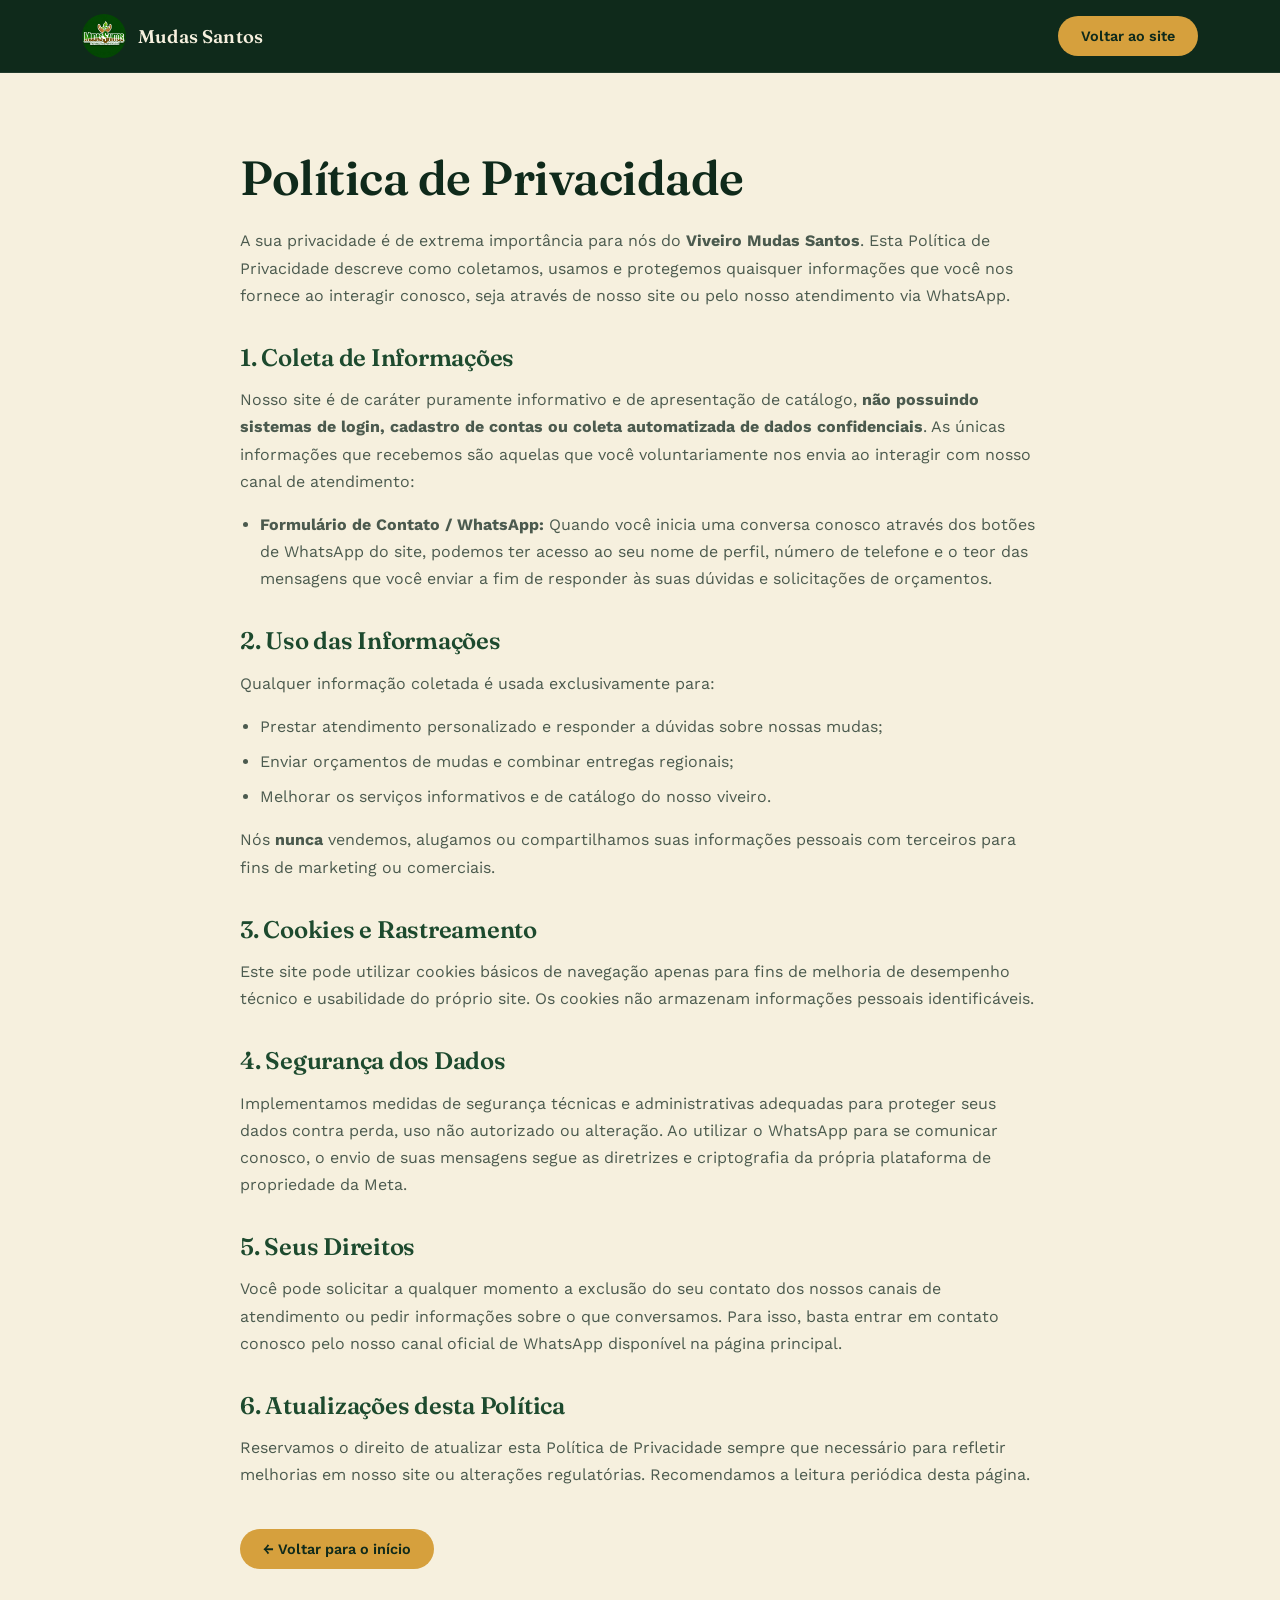
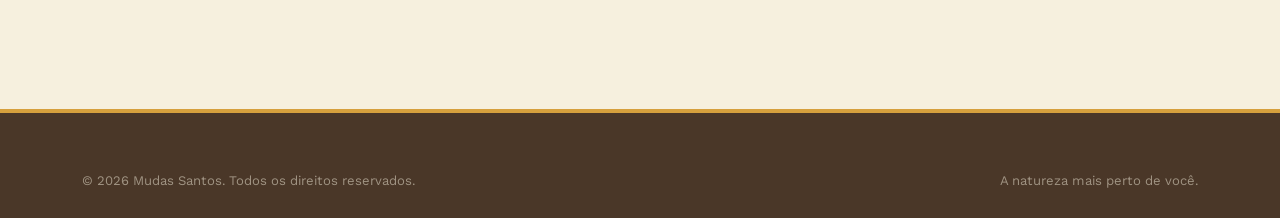
<file: politica-privacidade.html>
<!DOCTYPE html>
<html lang="pt-BR">
<head>
<meta charset="UTF-8">
<meta name="viewport" content="width=device-width, initial-scale=1.0">
<title>Política de Privacidade — Mudas Santos</title>
<link rel="preconnect" href="https://fonts.googleapis.com">
<link href="https://fonts.googleapis.com/css2?family=Fraunces:opsz,wght@9..144,400;9..144,500;9..144,600;9..144,700&family=Work+Sans:wght@400;500;600;700&display=swap" rel="stylesheet">
<link rel="stylesheet" href="style.css">
<style>
  .policy-page {
    padding: 80px 0;
    max-width: 800px;
    margin: 0 auto;
  }
  .policy-page h1 {
    font-size: clamp(2rem, 4vw, 3rem);
    color: var(--forest-deep);
    margin-bottom: 24px;
  }
  .policy-page h2 {
    font-size: 1.5rem;
    color: var(--forest);
    margin-top: 36px;
    margin-bottom: 16px;
  }
  .policy-page p, .policy-page ul {
    font-size: 1rem;
    line-height: 1.7;
    color: #4B5A4E;
    margin-bottom: 16px;
  }
  .policy-page ul {
    padding-left: 20px;
  }
  .policy-page li {
    margin-bottom: 8px;
  }
  .policy-back-btn {
    margin-top: 40px;
  }
</style>
</head>
<body>

  <header style="background: var(--forest-deep); position: static;">
    <nav class="wrap">
      <a class="brand" href="index.html">
        <img src="img/logo.webp" alt="Mudas Santos">
        <span>Mudas Santos</span>
      </a>
      <div class="nav-cta">
        <a class="btn btn-gold" href="index.html">Voltar ao site</a>
      </div>
    </nav>
  </header>

  <main class="wrap">
    <div class="policy-page">
      <h1>Política de Privacidade</h1>
      <p>A sua privacidade é de extrema importância para nós do <strong>Viveiro Mudas Santos</strong>. Esta Política de Privacidade descreve como coletamos, usamos e protegemos quaisquer informações que você nos fornece ao interagir conosco, seja através de nosso site ou pelo nosso atendimento via WhatsApp.</p>
      
      <h2>1. Coleta de Informações</h2>
      <p>Nosso site é de caráter puramente informativo e de apresentação de catálogo, <strong>não possuindo sistemas de login, cadastro de contas ou coleta automatizada de dados confidenciais</strong>. As únicas informações que recebemos são aquelas que você voluntariamente nos envia ao interagir com nosso canal de atendimento:</p>
      <ul>
        <li><strong>Formulário de Contato / WhatsApp:</strong> Quando você inicia uma conversa conosco através dos botões de WhatsApp do site, podemos ter acesso ao seu nome de perfil, número de telefone e o teor das mensagens que você enviar a fim de responder às suas dúvidas e solicitações de orçamentos.</li>
      </ul>

      <h2>2. Uso das Informações</h2>
      <p>Qualquer informação coletada é usada exclusivamente para:</p>
      <ul>
        <li>Prestar atendimento personalizado e responder a dúvidas sobre nossas mudas;</li>
        <li>Enviar orçamentos de mudas e combinar entregas regionais;</li>
        <li>Melhorar os serviços informativos e de catálogo do nosso viveiro.</li>
      </ul>
      <p>Nós <strong>nunca</strong> vendemos, alugamos ou compartilhamos suas informações pessoais com terceiros para fins de marketing ou comerciais.</p>

      <h2>3. Cookies e Rastreamento</h2>
      <p>Este site pode utilizar cookies básicos de navegação apenas para fins de melhoria de desempenho técnico e usabilidade do próprio site. Os cookies não armazenam informações pessoais identificáveis.</p>

      <h2>4. Segurança dos Dados</h2>
      <p>Implementamos medidas de segurança técnicas e administrativas adequadas para proteger seus dados contra perda, uso não autorizado ou alteração. Ao utilizar o WhatsApp para se comunicar conosco, o envio de suas mensagens segue as diretrizes e criptografia da própria plataforma de propriedade da Meta.</p>

      <h2>5. Seus Direitos</h2>
      <p>Você pode solicitar a qualquer momento a exclusão do seu contato dos nossos canais de atendimento ou pedir informações sobre o que conversamos. Para isso, basta entrar em contato conosco pelo nosso canal oficial de WhatsApp disponível na página principal.</p>

      <h2>6. Atualizações desta Política</h2>
      <p>Reservamos o direito de atualizar esta Política de Privacidade sempre que necessário para refletir melhorias em nosso site ou alterações regulatórias. Recomendamos a leitura periódica desta página.</p>

      <div class="policy-back-btn">
        <a href="index.html" class="btn btn-gold">← Voltar para o início</a>
      </div>
    </div>
  </main>

  <footer style="margin-top: 60px;">
    <div class="wrap footer-container">
      <div class="foot-bottom" style="border-top: none; padding-top: 0;">
        <span>© 2026 Mudas Santos. Todos os direitos reservados.</span>
        <span>A natureza mais perto de você.</span>
      </div>
    </div>
  </footer>

</body>
</html>
</file>
<file: style.css>
:root{
    --forest-deep:#0F2A1B;
    --forest:#1D4A2E;
    --forest-soft:#2C5E3C;
    --sage:#94AC7B;
    --cream:#F6F0DE;
    --cream-2:#EEE5C9;
    --gold:#D6A03D;
    --soil:#4A3728;
    --ink:#12271A;
    --radius:18px;
  }
  *{box-sizing:border-box; margin:0; padding:0;}
  html{scroll-behavior:smooth;}
  body{
    font-family:'Work Sans', sans-serif;
    background:var(--cream);
    color:var(--ink);
    overflow-x:hidden;
  }
  h1,h2,h3,.display{
    font-family:'Fraunces', serif;
    font-weight:600;
    letter-spacing:-0.01em;
    line-height:1.05;
  }
  a{ text-decoration:none; color:inherit; }
  img{ display:block; max-width:100%; }
  .wrap{
    max-width:1180px;
    margin:0 auto;
    padding:0 32px;
  }
  ::selection{ background:var(--gold); color:var(--forest-deep); }

  /* focus visibility */
  a:focus-visible, button:focus-visible{
    outline:3px solid var(--gold);
    outline-offset:3px;
  }

  @media (prefers-reduced-motion: reduce){
    *{ animation-duration:0.01ms !important; animation-iteration-count:1 !important; transition-duration:0.01ms !important; scroll-behavior:auto !important; }
  }

  /* ---------- NAV ---------- */
  header{
    position:sticky; top:0; z-index:50;
    background:rgba(15,42,27,0.92);
    backdrop-filter:blur(8px);
    border-bottom:1px solid rgba(255,255,255,0.08);
  }
  nav.wrap{
    display:flex; align-items:center; justify-content:space-between;
    padding-top:14px; padding-bottom:14px;
  }
  .brand{ display:flex; align-items:center; gap:12px; }
  .brand img{ height:44px; width:44px; border-radius:50%; }
  .brand span{
    font-family:'Fraunces', serif; font-weight:600; font-size:1.15rem;
    color:var(--cream); letter-spacing:0.01em;
  }
  .nav-links{
    display:flex; gap:32px; list-style:none;
    font-size:0.92rem; font-weight:500;
  }
  .nav-links a{ color:var(--cream); opacity:0.85; transition:opacity .2s; position:relative; }
  .nav-links a:hover{ opacity:1; }
  .btn{
    display:inline-flex; align-items:center; gap:8px;
    padding:11px 22px; border-radius:999px;
    font-weight:600; font-size:0.9rem;
    border:1px solid transparent;
    cursor:pointer;
    transition:transform .18s ease, box-shadow .18s ease, background .18s ease;
  }
  .btn:hover{ transform:translateY(-2px); }
  .btn-gold{ background:var(--gold); color:var(--forest-deep); }
  .btn-gold:hover{ box-shadow:0 10px 24px -8px rgba(214,160,61,0.6); }
  .btn-ghost{ background:transparent; border-color:rgba(246,240,222,0.4); color:var(--cream); }
  .btn-ghost:hover{ background:rgba(246,240,222,0.1); }
  .nav-cta{ display:flex; align-items:center; gap:18px; }
  .burger {
    display: none;
    flex-direction: column;
    justify-content: space-between;
    width: 24px;
    height: 18px;
    background: none;
    border: none;
    cursor: pointer;
    padding: 0;
    z-index: 1010;
  }
  .burger span {
    width: 100%;
    height: 2px;
    background-color: var(--cream);
    transition: all 0.3s ease;
  }

  /* ---------- HERO ---------- */
  .hero{
    position:relative;
    background:radial-gradient(120% 140% at 15% -10%, #24593A 0%, var(--forest) 45%, var(--forest-deep) 100%);
    color:var(--cream);
    padding:96px 0 120px;
    overflow:hidden;
  }
  .hero-grid{
    display:grid; grid-template-columns:1.1fr 0.9fr; gap:48px; align-items:center;
    position:relative; z-index:2;
  }
  .eyebrow{
    display:inline-flex; align-items:center; gap:8px;
    font-size:0.78rem; font-weight:600; text-transform:uppercase; letter-spacing:0.14em;
    color:var(--gold); margin-bottom:20px;
  }
  .eyebrow::before{ content:''; width:22px; height:1px; background:var(--gold); }
  .hero h1{ font-size:clamp(2.4rem, 4.6vw, 4rem); color:var(--cream); }
  .hero h1 em{ font-style:italic; color:var(--sage); }
  .hero p.lead{
    margin-top:22px; font-size:1.08rem; line-height:1.65;
    color:rgba(246,240,222,0.82); max-width:46ch;
  }
  .hero-actions{ display:flex; gap:16px; margin-top:36px; flex-wrap:wrap; }
  .hero-stats{ display:flex; gap:36px; margin-top:56px; flex-wrap:wrap; }
  .hero-stats div strong{ display:block; font-family:'Fraunces',serif; font-size:1.9rem; color:var(--gold); }
  .hero-stats div span{ font-size:0.82rem; color:rgba(246,240,222,0.68); }

  .hero-art{
    position:relative;
    aspect-ratio:1/1;
    display:flex; align-items:center; justify-content:center;
  }
  .hero-blob{
    position:absolute; inset:0;
    background:linear-gradient(155deg, var(--forest-soft), var(--forest-deep));
    border-radius:42% 58% 63% 37% / 41% 45% 55% 59%;
    box-shadow: inset 0 0 60px rgba(0,0,0,0.25);
    animation:blobMove 12s ease-in-out infinite;
  }
  @keyframes blobMove{
    0%,100%{ border-radius:42% 58% 63% 37% / 41% 45% 55% 59%; }
    50%{ border-radius:58% 42% 40% 60% / 55% 60% 40% 45%; }
  }
  .hero-image {
    position: relative;
    z-index: 2;
    width: 82%;
    height: 82%;
    object-fit: cover;
    border-radius: var(--radius);
    border: 4px solid var(--cream-2);
    box-shadow: 0 20px 40px rgba(0, 0, 0, 0.35);
    transition: transform 0.4s ease;
  }
  .hero-art:hover .hero-image {
    transform: translate(62px, -26px) scale(0.82) rotate(25deg);
  }
  .hero-stack-photo {
    position: absolute;
    z-index: 1;
    width: 82%;
    height: 82%;
    object-fit: cover;
    border: 4px solid var(--cream-2);
    border-radius: var(--radius);
    box-shadow: 0 12px 24px rgba(0, 0, 0, 0.3);
    opacity: 0;
    pointer-events: none;
    transition: opacity 0.3s ease, transform 0.35s ease;
    transform: translate(0, 0) rotate(-2deg);
  }
  .hero-art:hover .hero-stack-photo {
    opacity: 1;
    transform: translate(-38px, 30px) rotate(-8deg);
  }

  /* wavy bottom divider */
  .wave{
    position:absolute; left:0; right:0; bottom:-2px; line-height:0; z-index:1;
  }
  .wave svg{ width:100%; height:80px; display:block; }

  /* ---------- VINE (signature element) ---------- */
  .vine-track{
    position:absolute; left:50%; top:0; bottom:0;
    width:2px; transform:translateX(-1px);
    pointer-events:none;
  }
  .section-vine{ position:relative; }
  .vine-svg{
    position:absolute; left:50%; top:0; height:100%; width:60px;
    transform:translateX(-30px);
    z-index:0; opacity:0.9;
  }
  .vine-path{
    fill:none; stroke:var(--sage); stroke-width:2.5;
    stroke-dasharray:1400; stroke-dashoffset:1400;
    transition:stroke-dashoffset 1.6s ease;
  }
  .vine-path.in-view{ stroke-dashoffset:0; }
  .leaf-node{ opacity:0; transform:scale(0.4); transform-origin:center; transition:all .5s ease .3s; }
  .leaf-node.in-view{ opacity:1; transform:scale(1); }

  /* ---------- SECTION shells ---------- */
  section{ position:relative; padding:100px 0; }
  .tag{
    display:inline-block; font-size:0.76rem; font-weight:700; letter-spacing:0.14em;
    text-transform:uppercase; color:var(--forest-soft); margin-bottom:14px;
  }
  .section-head{ max-width:640px; margin:0 auto 56px; text-align:center; }
  .section-head h2{ font-size:clamp(1.9rem, 3.4vw, 2.6rem); color:var(--forest-deep); }
  .section-head p{ margin-top:16px; color:#4B5A4E; font-size:1.02rem; line-height:1.6; }

  /* ---------- WHATSAPP CTA ---------- */
  .whatsapp-cta {
    background: var(--cream-2);
    overflow: hidden;
  }
  .whatsapp-cta-content {
    max-width: 760px;
    margin: 0 auto;
    text-align: center;
  }
  .whatsapp-cta .tag {
    color: var(--forest-soft);
  }
  .whatsapp-cta h2 {
    margin-top: 4px;
    font-size: clamp(2rem, 4vw, 3.2rem);
    color: var(--forest-deep);
  }
  .whatsapp-cta p {
    margin: 18px auto 30px;
    max-width: 38ch;
    color: #465347;
    font-size: 1.05rem;
    line-height: 1.6;
  }
  .whatsapp-cta-button {
    min-width: min(100%, 360px);
    min-height: 68px;
    justify-content: center;
    background: #1FAF5A;
    color: #fff;
    font-size: 1.08rem;
    box-shadow: 0 16px 28px -14px rgba(18, 79, 43, 0.7);
  }
  .whatsapp-cta-button svg {
    width: 26px;
    height: 26px;
  }
  .whatsapp-cta-button:hover {
    background: #168B47;
    box-shadow: 0 18px 32px -14px rgba(18, 79, 43, 0.8);
  }

  /* ---------- CATEGORIES ---------- */
  .categories{ background:var(--forest-deep); color:var(--cream); }
  .categories .section-head h2{ color:var(--cream); }
  .categories .section-head p{ color:rgba(246,240,222,0.72); }
  .categories .tag{ color:var(--gold); }
  .cat-grid{
    display:grid; grid-template-columns:repeat(2, 1fr); gap:22px;
  }
  .cat-card{
    position: relative;
    background:rgba(246,240,222,0.05);
    border:1px solid rgba(246,240,222,0.12);
    border-radius:var(--radius);
    padding:30px 26px;
    transition:transform .25s ease, background .25s ease, border-color .25s ease;
  }
  .cat-card:hover{
    transform:translateY(-6px);
    background:rgba(246,240,222,0.09);
    border-color:var(--gold);
  }
  .card-arrow {
    position: absolute;
    top: 20px;
    right: 20px;
    font-size: 1.25rem;
    color: rgba(246, 240, 222, 0.4);
    transition: transform 0.25s ease, color 0.25s ease;
  }
  .cat-card:hover .card-arrow {
    transform: translate(3px, -3px);
    color: var(--gold);
  }
  .ico-img-container {
    width: 48px;
    height: 48px;
    border-radius: 12px;
    background: var(--forest-soft);
    display: flex;
    align-items: center;
    justify-content: center;
    margin-bottom: 18px;
    overflow: hidden;
    border: 1px solid rgba(255, 255, 255, 0.1);
  }
  .cat-ico-img {
    width: 100%;
    height: 100%;
    object-fit: cover;
    transition: transform 0.3s ease;
  }
  .cat-card:hover .cat-ico-img {
    transform: scale(1.15);
  }
  .cat-card h3{ font-size:1.12rem; margin-bottom:8px; color:var(--cream); }
  .cat-card p{ font-size:0.9rem; color:rgba(246,240,222,0.66); line-height:1.55; }

  /* ---------- MODAIS E HOVER DE ESPÉCIES ---------- */
  .modal-trigger {
    cursor: pointer;
    transition: transform 0.3s ease, box-shadow 0.3s ease;
  }
  .modal-trigger:hover {
    transform: translateY(-5px);
    box-shadow: 0 15px 35px rgba(0,0,0,0.06);
  }

  .catalog-modal {
    position: fixed;
    top: 0; left: 0; width: 100%; height: 100%;
    background: rgba(15, 42, 27, 0.85);
    z-index: 999;
    display: flex;
    align-items: center;
    justify-content: center;
    opacity: 0;
    pointer-events: none;
    transition: opacity 0.4s ease;
    backdrop-filter: blur(4px);
  }
  .catalog-modal.active {
    opacity: 1;
    pointer-events: auto;
  }
  
  .catalog-modal-content {
    background: var(--cream);
    width: 90%;
    max-width: 900px;
    max-height: 85vh;
    border-radius: var(--radius);
    padding: 40px;
    position: relative;
    overflow-y: auto;
    transform: translateY(20px);
    transition: transform 0.4s ease;
  }
  .catalog-modal.active .catalog-modal-content {
    transform: translateY(0);
  }

  .close-modal {
    position: absolute;
    top: 20px; right: 25px;
    background: none; border: none;
    font-size: 2.5rem;
    color: var(--forest);
    cursor: pointer;
    line-height: 1;
  }
  
  .list-card-header {
    display: flex;
    align-items: center;
    gap: 12px;
    margin-bottom: 24px;
    padding-bottom: 16px;
    border-bottom: 1px solid rgba(15, 42, 27, 0.1);
  }
  .list-card-header h3 {
    font-size: 1.8rem;
    color: var(--forest-deep);
  }
  .modal-ico-img-container {
    width: 48px;
    height: 48px;
    border-radius: 12px;
    background: var(--forest-soft);
    display: flex;
    align-items: center;
    justify-content: center;
    overflow: hidden;
    border: 1px solid rgba(15, 42, 27, 0.15);
  }
  .modal-ico-img {
    width: 100%;
    height: 100%;
    object-fit: contain;
    padding: 6px;
  }

  /* ---------- LISTA DE ESPÉCIES ---------- */
  .species-list {
    list-style: none;
    margin-top: 15px;
  }
  .species-list li {
    position: relative;
    padding-left: 20px;
    margin-bottom: 12px;
    font-size: 1.05rem;
    color: var(--forest);
    cursor: pointer;
    transition: color 0.2s, transform 0.2s;
    display: inline-block;
    width: 100%;
    page-break-inside: avoid;
    break-inside: avoid;
  }
  .species-list li a {
    display: block;
  }
  .species-list li::before {
    content: '•';
    color: var(--gold);
    position: absolute;
    left: 0;
    top: -2px;
    font-size: 1.4rem;
  }
  .species-list li:hover {
    color: var(--gold);
    transform: translateX(4px);
  }

  /* PREVIEW DE FOTOS DAS MUDAS - IMPLEMENTAR FUTURAMENTE
  .hover-preview-container {
    position: fixed;
    z-index: 1050;
    width: 220px;
    height: 180px;
    overflow: hidden;
    background: var(--cream);
    border: 3px solid var(--cream-2);
    border-radius: 12px;
    box-shadow: 0 12px 30px rgba(15, 42, 27, 0.25);
  }

  .hover-preview-container img {
    width: 100%;
    height: 100%;
    object-fit: cover;
  }

  .hover-preview-container.show {
    display: block;
  }
  */

  .col-2 { column-count: 2; column-gap: 40px; }
  .col-4 { column-count: 4; column-gap: 30px; }
  @media (max-width: 920px) {
    .col-4 { column-count: 2; }
    .col-2 { column-count: 1; }
  }
  @media (max-width: 560px) {
    .col-4 { column-count: 1; }
  }

  /* ---------- DIFERENCIAIS ---------- */
  .diff{ background:var(--cream-2); }
  .diff-grid{ display:grid; grid-template-columns:repeat(3,1fr); gap:36px; }
  .diff-item{ text-align:center; padding:0 14px; }
  .diff-ico-container {
    width: 64px;
    height: 64px;
    margin: 0 auto 20px;
    border-radius: 50%;
    background: var(--forest);
    display: flex;
    align-items: center;
    justify-content: center;
    overflow: hidden;
    border: 2px solid var(--sage);
  }
  .diff-ico-img {
    background-color: #F6F0DE;
    width: 100%;
    height: 100%;
    object-fit: contain;
    padding: 15px;
    transition: transform 0.3s ease;
  }
  .diff-item:hover .diff-ico-img {
    transform: scale(1.15);
  }
  .diff-item h3{ font-size:1.15rem; color:var(--forest-deep); margin-bottom:10px; }
  .diff-item p{ font-size:0.94rem; color:#4B5A4E; line-height:1.6; }

  /* ---------- GALLERY ---------- */
  .gallery{ background:var(--cream); }
  .gal-grid{
    display:grid; grid-template-columns:repeat(4, 1fr); grid-auto-rows:150px; gap:18px;
  }
  .gal-item{
    border-radius:14px; position:relative; overflow:hidden;
    display:flex; align-items:flex-end; padding:16px;
    color:var(--cream); font-weight:600; font-size:0.92rem;
  }
  .gal-item img {
    position: absolute;
    inset: 0;
    width: 100%;
    height: 100%;
    object-fit: cover;
    z-index: 0;
    transition: transform 0.3s ease, filter 0.3s ease;
  }
  .gal-item video {
    position: absolute;
    inset: 0;
    width: 100%;
    height: 100%;
    object-fit: cover;
    z-index: 0;
  }
  .video-badge {
    position: absolute;
    top: 12px;
    left: 12px;
    z-index: 3;
    width: 34px;
    height: 34px;
    border-radius: 50%;
    display: flex;
    align-items: center;
    justify-content: center;
    padding-left: 2px;
    background: rgba(15, 42, 27, 0.85);
    color: var(--cream);
    border: 2px solid var(--cream);
    font-size: 0.85rem;
  }
  .gal-item::before{ content:''; position:absolute; inset:0; opacity:0.3; z-index:1; transition:opacity .3s; }
  .gal-item:hover::before{ opacity:0.1; }
  .g1{ grid-column:span 2; grid-row:span 2; }
  .g1::before{ background:linear-gradient(135deg,#2C5E3C,#0F2A1B); }
  .g2::before{ background:linear-gradient(135deg,#94AC7B,#4A6640); }
  .g3::before{ background:linear-gradient(135deg,#D6A03D,#8C6A24); }
  .g4::before{ background:linear-gradient(135deg,#4A3728,#2B1F17); }
  .g6::before{ background:linear-gradient(135deg,#4A3728,#2B1F17); }
  .g5{ grid-column:span 2; }
  .g5::before{ background:linear-gradient(135deg,#1D4A2E,#94AC7B); }

  /* Slot "Mais" Borrado na Galeria */
  .g-more {
    cursor: pointer;
    background: linear-gradient(135deg, rgba(15, 42, 27, 0.7), rgba(74, 55, 40, 0.7));
    display: flex !important;
    align-items: center !important;
    justify-content: center !important;
  }
  .g-more img {
    filter: blur(6px);
    opacity: 0.35;
    transform: scale(1.08);
  }
  .g-more-content {
    position: relative;
    z-index: 5;
    display: flex;
    flex-direction: column;
    align-items: center;
    justify-content: center;
    color: var(--cream);
    gap: 4px;
  }
  .g-more-content .plus-icon {
    font-size: 2.5rem;
    color: var(--gold);
    font-weight: 500;
    line-height: 1;
    text-shadow: 0 2px 6px rgba(0,0,0,0.4);
    transition: transform 0.3s ease;
  }
  .g-more-content span {
    font-family: 'Fraunces', serif;
    font-size: 1.15rem;
    font-weight: 600;
    letter-spacing: 0.5px;
    text-shadow: 0 2px 6px rgba(0,0,0,0.4);
  }
  .g-more:hover img {
    transform: scale(1.15);
    filter: blur(8px);
    opacity: 0.25;
  }
  .g-more:hover .plus-icon {
    transform: scale(1.2) rotate(90deg);
  }

  /* Grid de Imagens dentro do Modal da Galeria */
  .modal-gallery-grid {
    display: grid;
    grid-template-columns: repeat(3, 1fr);
    gap: 20px;
    object-fit: contain;
  }
  .modal-gallery-item {
    position: relative;
    display: flex;
    flex-direction: column;
    gap: 8px;
    border-radius: 12px;
    overflow: hidden;
    box-shadow: 0 6px 15px rgba(15, 42, 27, 0.08);
    border: 0;
    background: transparent;
    transition: transform 0.25s ease, box-shadow 0.25s ease;
  }
  .modal-gallery-item:hover {
    transform: translateY(-4px);
    box-shadow: 0 10px 20px rgba(15, 42, 27, 0.15);
  }
  .modal-gallery-item img {
    width: 100%;
    height: 160px;
    object-fit: cover;
  }
  .modal-gallery-item video {
    width: 100%;
    height: 160px;
    object-fit: cover;
    background: #12271A;
  }
  .modal-gallery-item span {
    font-family: 'Work Sans', sans-serif;
    font-size: 0.88rem;
    font-weight: 600;
    color: var(--forest-deep);
    text-align: center;
    padding: 0 10px;
  }
  .gallery-photo-placeholder {
    height: 160px;
    background: linear-gradient(135deg, var(--cream-2), var(--cream));
    display: flex;
    flex-direction: column;
    align-items: center;
    justify-content: center;
    color: var(--forest-soft);
    gap: 8px;
  }
  .gallery-photo-placeholder svg {
    color: var(--sage);
    transition: transform 0.3s ease;
  }
  .modal-gallery-item:hover .gallery-photo-placeholder svg {
    transform: translateY(-2px);
  }
  .gallery-photo-placeholder span {
    font-size: 0.78rem;
    font-weight: 600;
    color: var(--forest-soft);
  }

  /* ---------- TESTIMONIAL ---------- */
  .quote-sec{ background:var(--forest); color:var(--cream); text-align:center; }
  .review-rating {
    display: flex;
    justify-content: center;
    align-items: center;
    gap: 14px;
    margin-bottom: 22px;
  }
  .review-stars {
    color: var(--gold);
    font-size: 1.35rem;
    letter-spacing: 3px;
  }
  .google-source {
    display: inline-flex;
    align-items: center;
    gap: 6px;
    color: rgba(246,240,222,0.82);
    font-size: 0.9rem;
    font-weight: 600;
  }
  .google-logo {
    font-family: Arial, sans-serif;
    font-size: 1.35rem;
    font-weight: 700;
    line-height: 1;
    background: conic-gradient(from -45deg, #4285F4 0 25%, #34A853 25% 43%, #FBBC05 43% 68%, #EA4335 68% 84%, #4285F4 84% 100%);
    -webkit-background-clip: text;
    background-clip: text;
    color: transparent;
  }
  .quote-sec blockquote{
    max-width:720px; margin:0 auto; font-family:'Fraunces',serif; font-weight:500; font-style:italic;
    font-size:clamp(1.3rem, 2.4vw, 1.9rem); line-height:1.5;
  }
  .quote-sec cite{
    display:block; margin-top:28px; font-style:normal; font-size:0.9rem;
    color:var(--sage); font-weight:600; letter-spacing:0.04em;
  }

  /* ---------- CONTACT ---------- */
  .contact{ background:var(--forest-deep); color:var(--cream); }
  .contact-grid{ display:grid; grid-template-columns:1fr 1fr; gap:64px; align-items:center; }
  .contact h2{ color:var(--cream); font-size:clamp(1.9rem,3.4vw,2.5rem); margin-bottom:18px; }
  .contact p{ color:rgba(246,240,222,0.75); line-height:1.7; margin-bottom:30px; max-width:44ch; }
  .contact-info{ display:grid; gap:18px; margin-bottom:32px; }
  .contact-info div{ display:flex; gap:14px; align-items:flex-start; font-size:0.95rem; }
  .contact-info .ico{
    width:38px; height:38px; border-radius:10px; background:rgba(246,240,222,0.08);
    display:flex; align-items:center; justify-content:center; flex:none;
  }
  .contact-info .ico svg {
    width: 18px;
    height: 18px;
    color: var(--gold);
  }
  .contact-card{
    background:var(--cream); color:var(--ink); border-radius:var(--radius);
    padding:40px; box-shadow:0 30px 60px -20px rgba(0,0,0,0.5);
  }
  .contact-card h3{ font-family:'Fraunces',serif; font-size:1.4rem; margin-bottom:8px; color:var(--forest-deep); }
  .contact-card p{ color:#5A6B57; font-size:0.92rem; margin-bottom:24px; }
  .field{ margin-bottom:16px; }
  .field label{ display:block; font-size:0.82rem; font-weight:600; margin-bottom:6px; color:#3B4A38; }
  .field input, .field textarea{
    width:100%; padding:12px 14px; border-radius:10px; border:1px solid #D8D0B4;
    background:#FBF8ED; font-family:inherit; font-size:0.94rem; color:var(--ink);
  }
  .field textarea{ resize:vertical; min-height:80px; }
  .contact-card .btn{ width:100%; justify-content:center; margin-top:6px; }

  /* ---------- FOOTER ---------- */
  /* ---------- FOOTER ---------- */
  footer {
    background: var(--soil);
    color: rgba(246, 240, 222, 0.75);
    padding: 60px 0 30px;
    border-top: 4px solid var(--gold);
  }
  .footer-container {
    display: flex;
    flex-direction: column;
    gap: 40px;
  }
  .footer-content {
    display: flex;
    justify-content: space-between;
    align-items: flex-start;
    flex-wrap: wrap;
    gap: 40px;
  }
  .footer-brand {
    max-width: 600px;
    display: flex;
    flex-direction: column;
    gap: 16px;
  }
  .footer-logo-text {
    font-family: 'Fraunces', serif;
    font-size: 1.6rem;
    color: var(--cream);
    font-weight: 600;
  }
  .footer-logo-text span {
    font-family: 'Work Sans', sans-serif;
    color: var(--gold);
    font-weight: 500;
    font-size: 0.85rem;
    display: block;
    margin-top: 2px;
    letter-spacing: 2px;
    text-transform: uppercase;
  }
  .footer-brand p {
    font-size: 0.95rem;
    line-height: 1.6;
    color: rgba(246, 240, 222, 0.8);
  }
  .footer-socials {
    display: flex;
    gap: 16px;
    margin-top: 8px;
  }
  .footer-socials .social-icon {
    color: var(--cream);
    background: rgba(246, 240, 222, 0.08);
    width: 40px;
    height: 40px;
    border-radius: 50%;
    display: flex;
    align-items: center;
    justify-content: center;
    transition: background 0.25s ease, color 0.25s ease, transform 0.25s ease;
  }
  .footer-socials .social-icon:hover {
    background: var(--gold);
    color: var(--forest-deep);
    transform: translateY(-3px);
  }
  .foot-bottom {
    padding-top: 24px;
    border-top: 1px solid rgba(246, 240, 222, 0.12);
    display: flex;
    justify-content: space-between;
    align-items: center;
    flex-wrap: wrap;
    gap: 15px;
    font-size: 0.82rem;
    color: rgba(246, 240, 222, 0.5);
  }
  .policy-link {
    color: rgba(246, 240, 222, 0.6);
    text-decoration: underline;
    transition: color 0.2s ease;
  }
  .policy-link:hover {
    color: var(--gold);
  }

  /* ---------- LIGHTBOX DA GALERIA ---------- */
  .lightbox {
    display: none;
    position: fixed;
    z-index: 2000;
    left: 0;
    top: 0;
    width: 100%;
    height: 100%;
    background-color: rgba(15, 42, 27, 0.95);
    backdrop-filter: blur(8px);
    align-items: center;
    justify-content: center;
    opacity: 0;
    transition: opacity 0.3s ease;
  }
  .lightbox.active {
    display: flex;
    opacity: 1;
  }
  .lightbox-content {
    max-width: 90%;
    max-height: 85vh;
    object-fit: contain;
    border-radius: 12px;
    border: 4px solid var(--cream-2);
    box-shadow: 0 20px 50px rgba(0,0,0,0.5);
    transform: scale(0.95);
    transition: transform 0.3s ease;
  }
  .lightbox-content[hidden] {
    display: none;
  }
  .lightbox.active .lightbox-content {
    transform: scale(1);
  }
  .close-lightbox {
    position: absolute;
    top: 30px;
    right: 40px;
    color: var(--cream);
    font-size: 3.5rem;
    font-weight: 200;
    cursor: pointer;
    line-height: 1;
    transition: color 0.2s ease, transform 0.2s ease;
    user-select: none;
  }
  .close-lightbox:hover {
    color: var(--gold);
    transform: scale(1.1);
  }
  @media (max-width: 768px) {
    .close-lightbox {
      top: 20px;
      right: 25px;
      font-size: 2.8rem;
    }
  }

  /* fade-up reveal */
  .reveal{ opacity:0; transform:translateY(24px); transition:opacity .7s ease, transform .7s ease; }
  .reveal.in-view{ opacity:1; transform:translateY(0); }

  /* ---------- RESPONSIVE ---------- */
  @media (max-width: 920px){
    .vine-svg{ display:none; }
    .burger { display: flex; }
    .nav-links {
      display: flex;
      flex-direction: column;
      position: fixed;
      top: 0;
      right: -100%;
      width: 280px;
      height: 100vh;
      background: var(--forest-deep);
      padding: 100px 40px;
      gap: 24px;
      box-shadow: -10px 0 30px rgba(15, 42, 27, 0.3);
      transition: right 0.4s ease;
      z-index: 1000;
    }
    .nav-links.active {
      right: 0;
    }
    .nav-links a {
      font-size: 1.15rem;
      font-weight: 600;
    }
    .burger.active span:nth-child(1) {
      transform: translateY(8px) rotate(45deg);
    }
    .burger.active span:nth-child(2) {
      opacity: 0;
    }
    .burger.active span:nth-child(3) {
      transform: translateY(-8px) rotate(-45deg);
    }
    .hero-grid, .contact-grid{ grid-template-columns:1fr; }
    .hero-art{ order:-1; max-width:340px; margin:0 auto; }
    .list-grid, .cat-grid, .diff-grid{ grid-template-columns:repeat(2,1fr); }
    .col-4 { column-count: 2; }
    .col-2 { column-count: 1; }
    .gal-grid{ grid-template-columns:repeat(2,1fr); }
    .g1{ grid-column:span 2; }
    .g5{ grid-column:span 2; }
    .g-more{ grid-column:span 2; }
  }
  .btn-gold{ 
  white-space: nowrap;
}
  @media (max-width: 560px){
    .wrap{ padding:0 20px; }
    section{ padding:70px 0; }
    .list-grid, .cat-grid, .diff-grid{ grid-template-columns:1fr; }
    .cat-grid { gap: 16px; }
    .cat-card {
      width: 100%;
      box-sizing: border-box;
      padding: 24px 20px;
    }
    .col-4 { column-count: 1; }
    .hero-stats{ gap:24px; }
    .nav-cta .btn-ghost{ display:none; }
    .catalog-modal-content {
      width: 95%;
      padding: 24px 16px;
      max-height: 90vh;
    }
    .modal-gallery-grid {
      grid-template-columns: repeat(2, 1fr);
      gap: 12px;
    }
    .modal-gallery-item img {
      height: 140px;
    }
    .list-card-header {
      margin-bottom: 16px;
      padding-bottom: 12px;
    }
    .close-modal {
      top: 12px;
      right: 16px;
      font-size: 2rem;
    }
    .contact-card {
      padding: 24px 20px;
    }
    .foot-bottom {
      flex-direction: column;
      align-items: center;
      text-align: center;
      gap: 8px;
    }
  }
</file>
